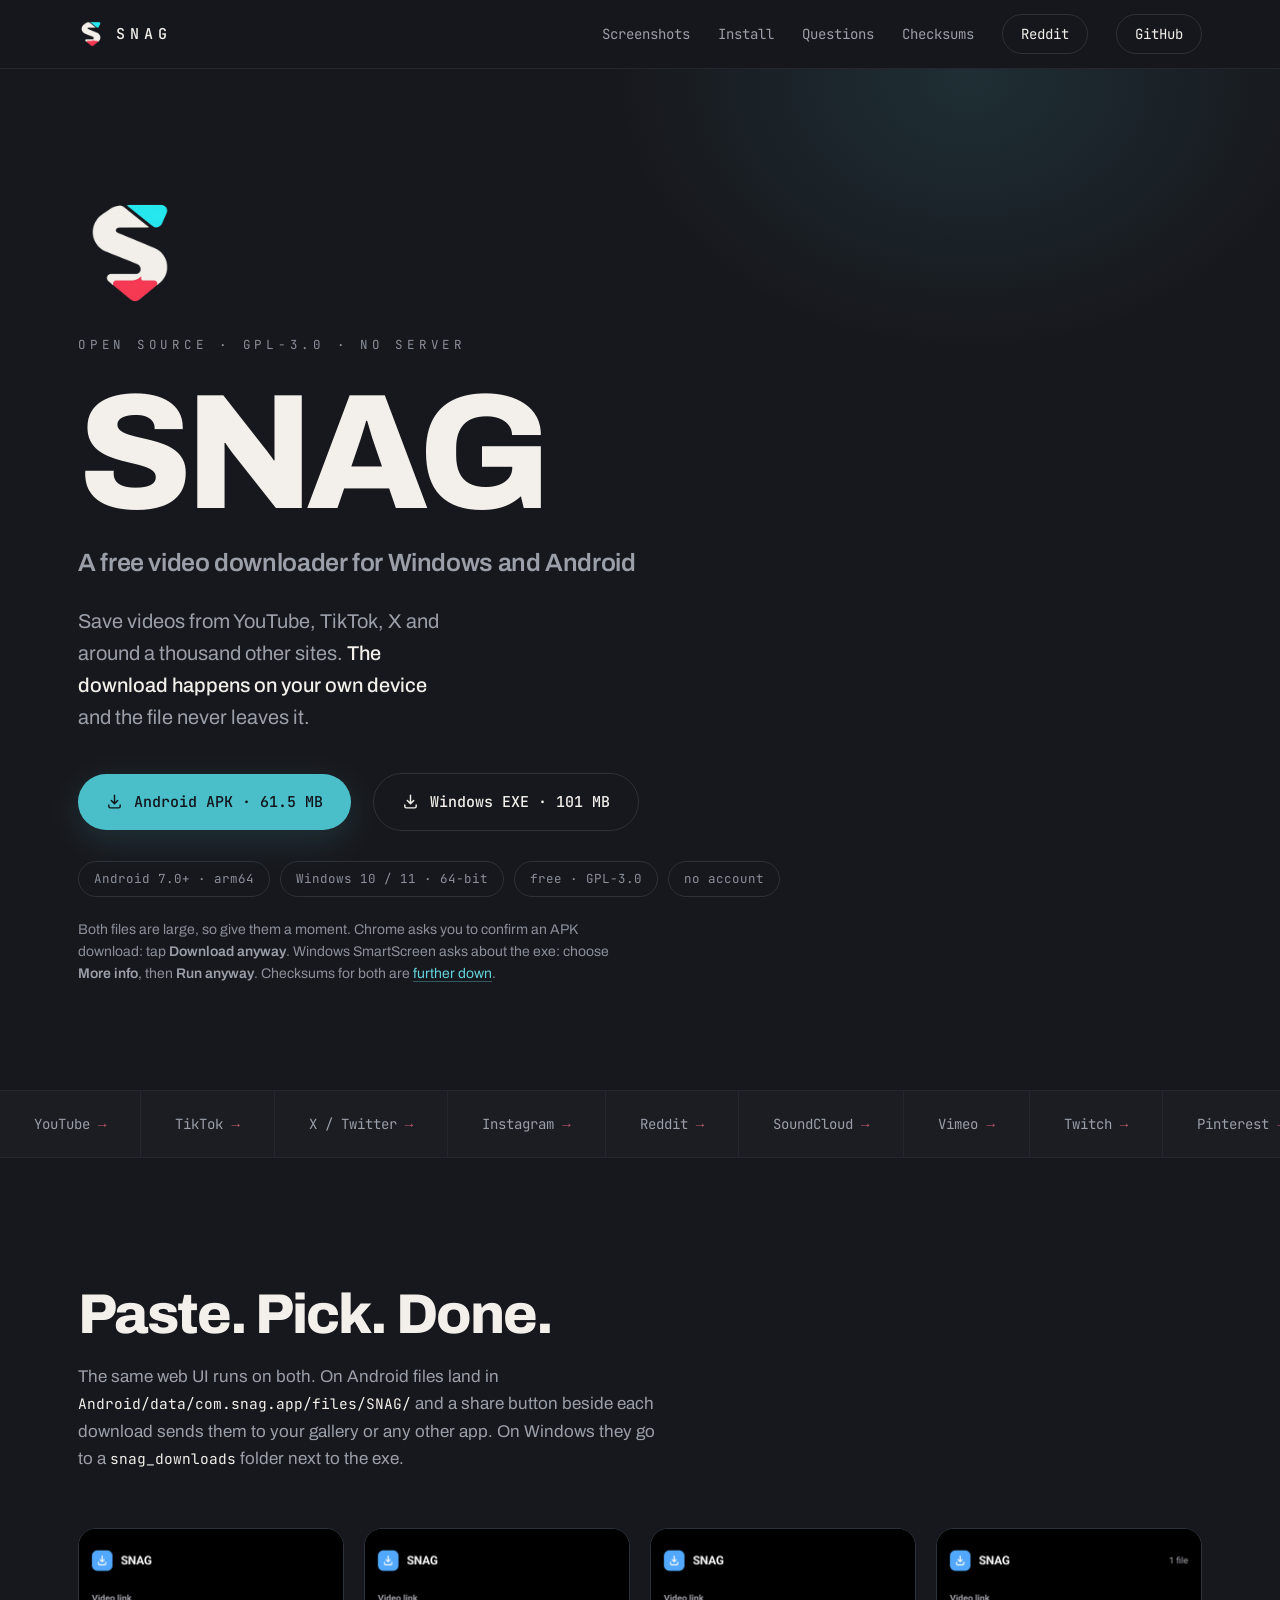
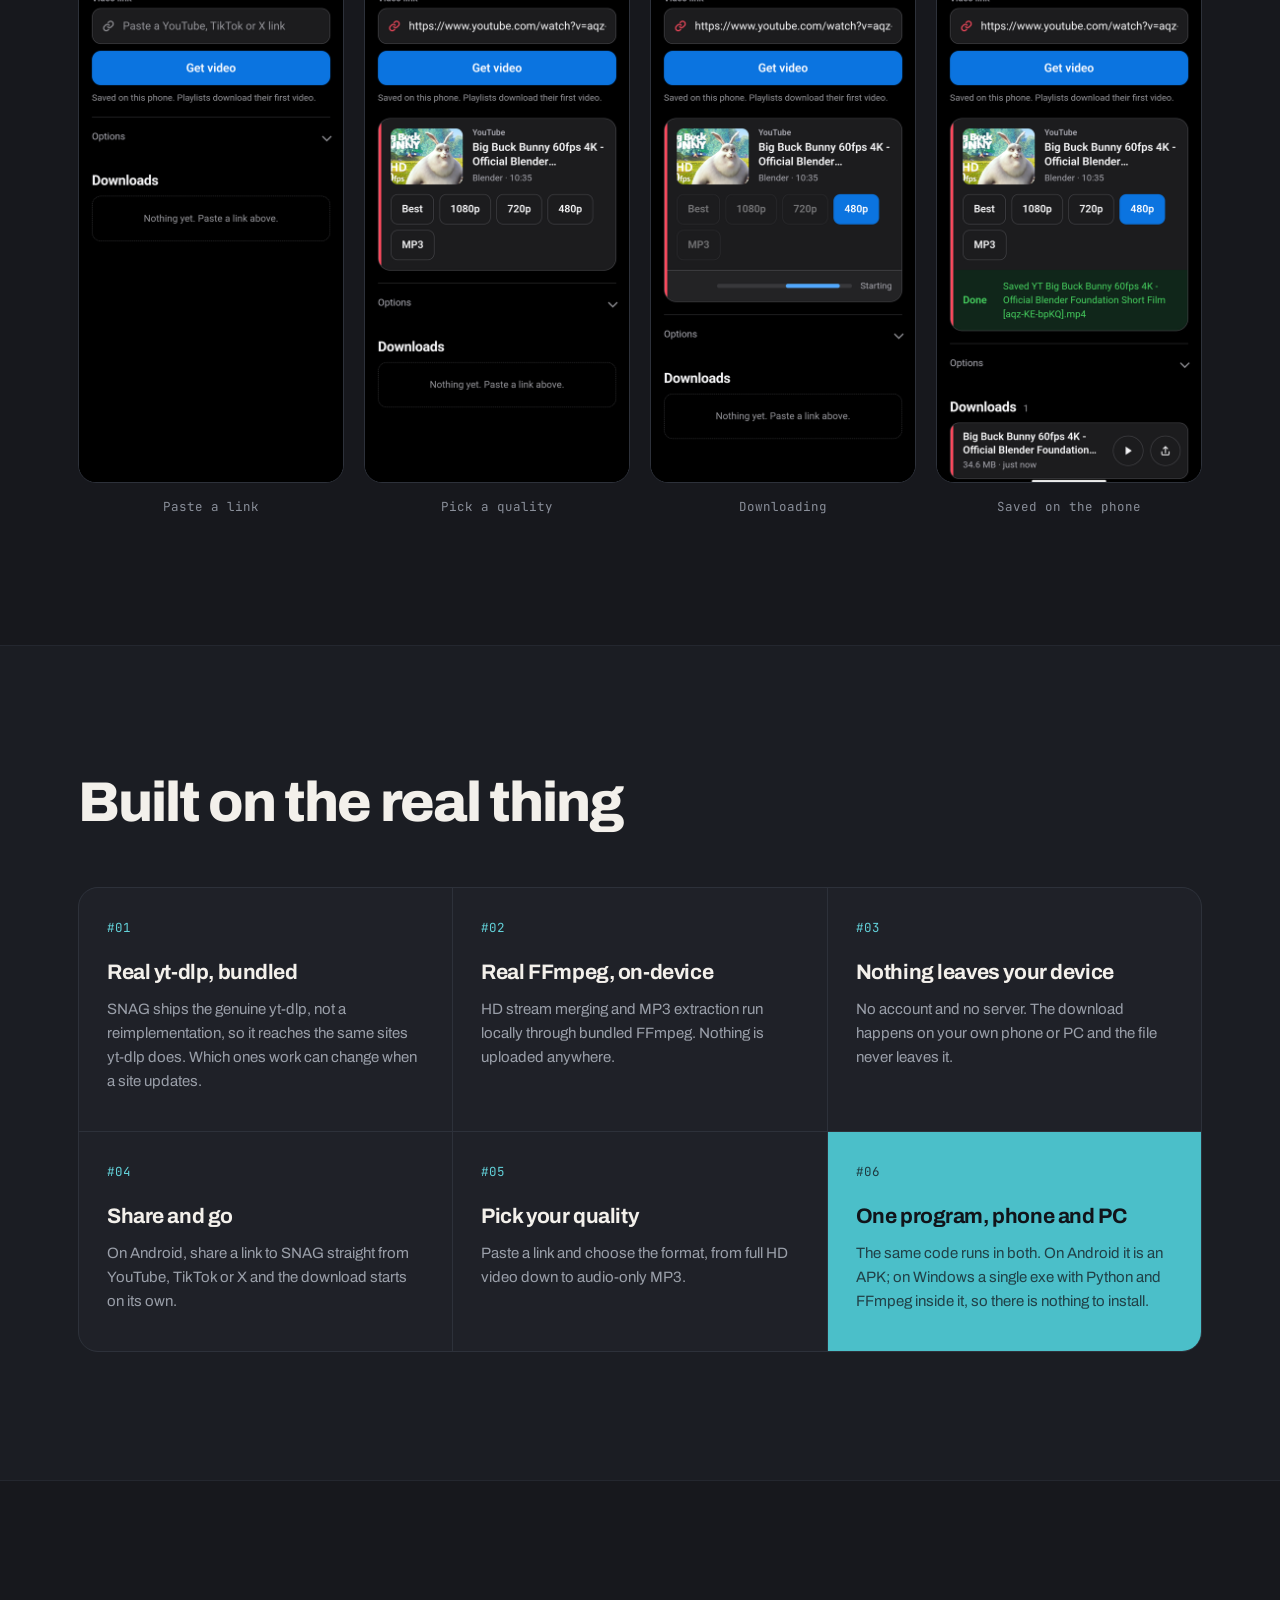
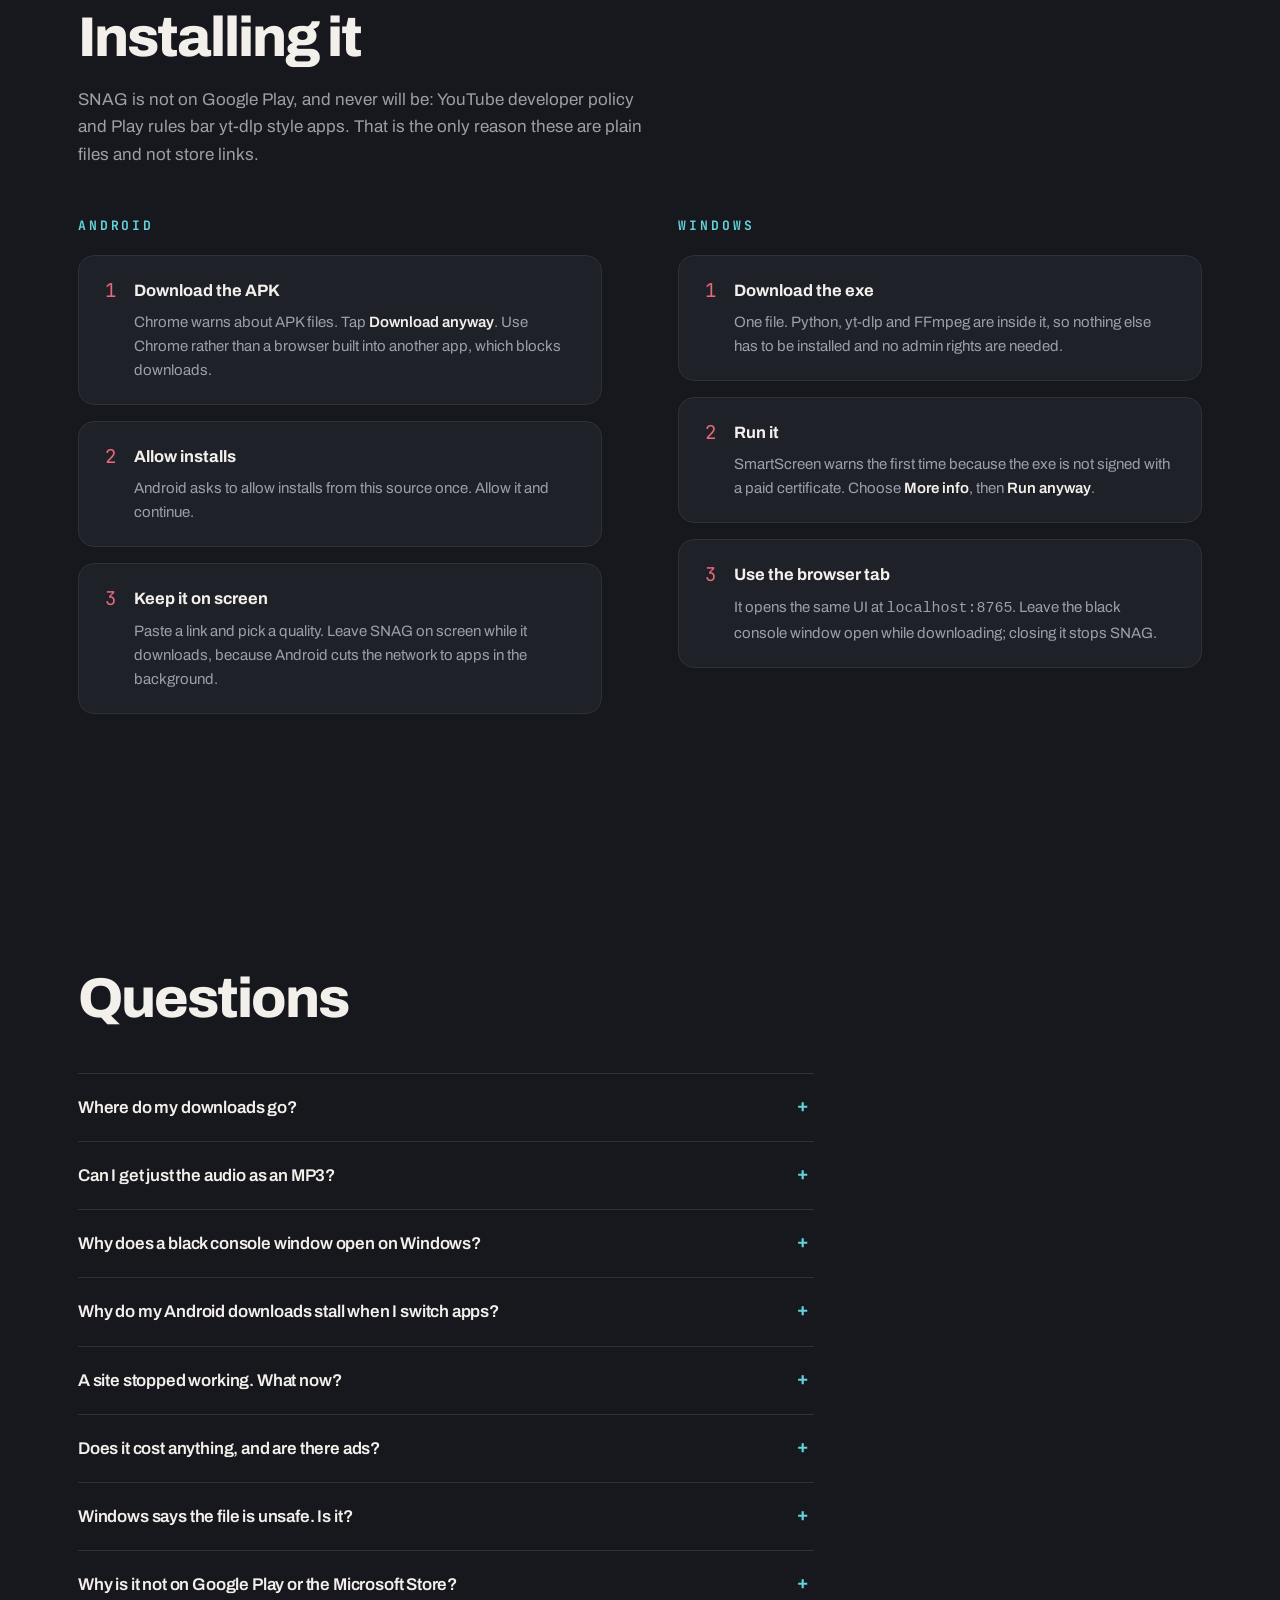
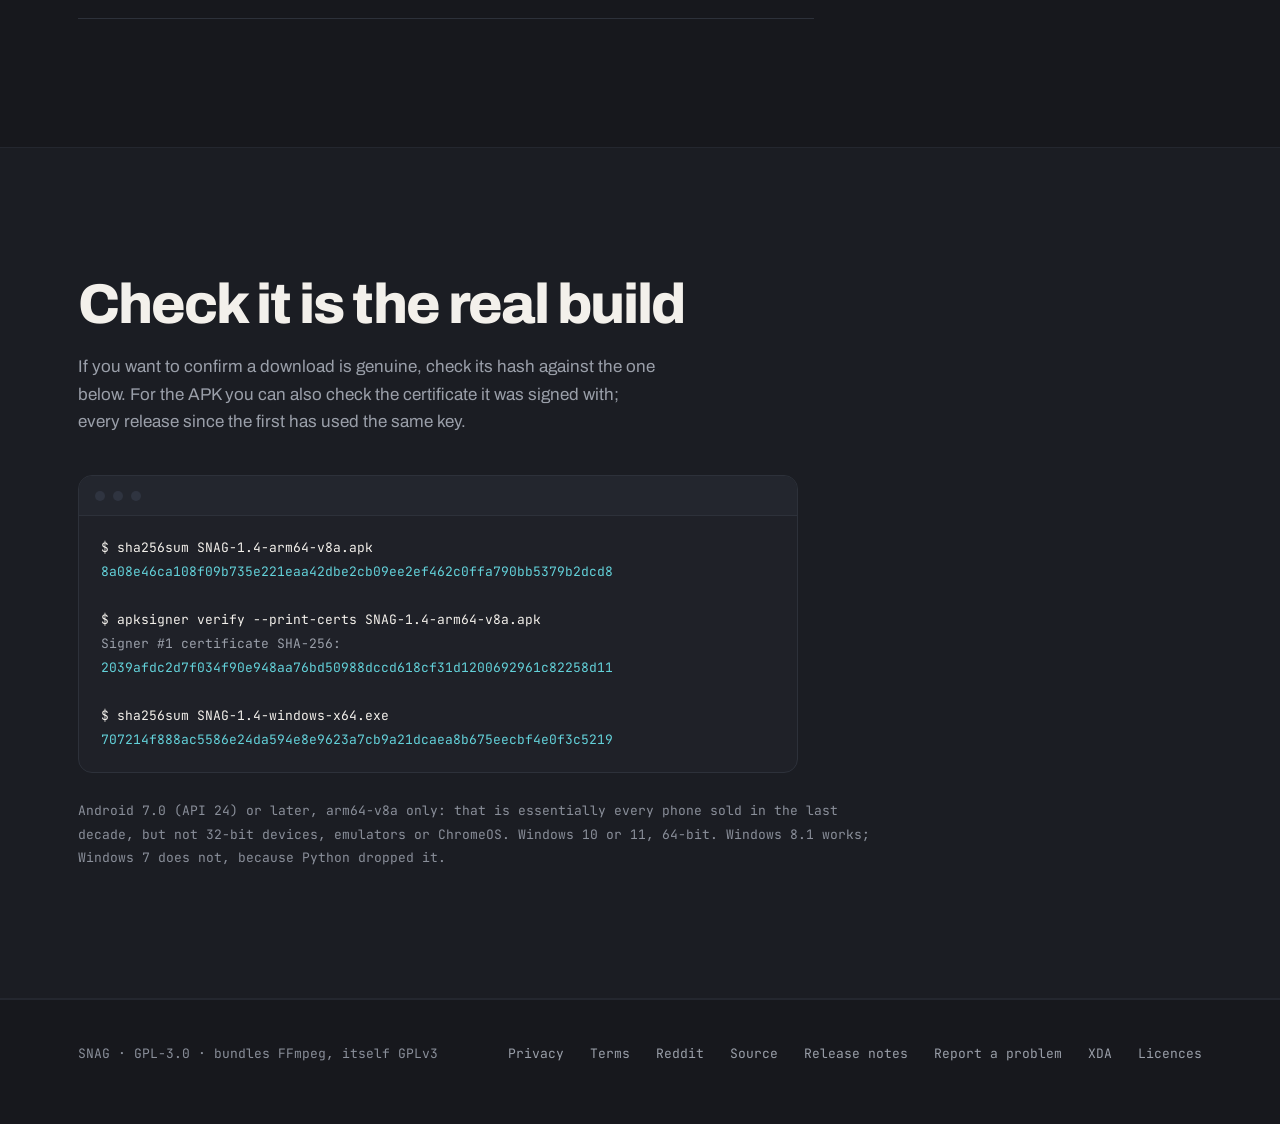
<file: docs/index.html>
<!doctype html>
<html lang="en"><head>
<meta charset="utf-8">
<meta name="viewport" content="width=device-width,initial-scale=1">
<title>SNAG - Free Video Downloader for Windows and Android</title>
<meta name="description" content="SNAG is a free, open-source video downloader for Windows and Android. Save videos from YouTube, TikTok, X and around a thousand other sites. yt-dlp and FFmpeg are bundled in, so downloads run on your own device and nothing is uploaded.">
<meta name="theme-color" content="#0a0b0a">
<meta property="og:title" content="SNAG">
<meta property="og:description" content="Save videos from YouTube, TikTok, X and about a thousand other sites, on your Android phone or your Windows PC.">
<meta property="og:type" content="website">
<meta property="og:url" content="https://snagapp.store/">
<meta property="og:image" content="https://snagapp.store/og.png">
<meta name="twitter:card" content="summary_large_image">
<link rel="icon" href="icon.png">
<link rel="apple-touch-icon" href="icon.png">
<link rel="stylesheet" href="style.css?v=3">
</head>

<body>

<nav><div class="wrap">
  <a class="brand" href="#top"><img src="logo.png" alt="" width="26" height="26">SNAG</a>
  <div class="links">
    <a class="show" href="#screenshots">Screenshots</a>
    <a class="show" href="#install">Install</a>
    <a class="show" href="#faq">Questions</a>
    <a class="show" href="#verify">Checksums</a>
    <a class="pill" href="https://www.reddit.com/r/SNAG_official/">Reddit</a>
    <a class="pill" href="https://github.com/tnjappsss/SNAG">GitHub</a>
  </div>
</div></nav>

<header class="hero" id="top"><div class="wrap">
  <img class="glyph" src="logo.png" alt="SNAG" width="512" height="512">
  <p class="eyebrow">Open source &middot; GPL-3.0 &middot; No server</p>
  <h1>SNAG <span class="h1sub">A free video downloader for Windows and Android</span></h1>
  <p class="lead">Save videos from YouTube, TikTok, X and around a thousand other
    sites. <b>The download happens on your own device</b> and the file never leaves it.</p>
  <div class="getrow">
    <a class="dl" href="https://github.com/tnjappsss/SNAG/releases/download/v1.4/SNAG-1.4-arm64-v8a.apk"><svg viewBox="0 0 24 24"><path d="M12 3v12m0 0 4.5-4.5M12 15l-4.5-4.5"/><path d="M4 17v2a2 2 0 0 0 2 2h12a2 2 0 0 0 2-2v-2"/></svg>
      Android APK &middot; 61.5 MB</a>
    <a class="dl alt" href="https://github.com/tnjappsss/SNAG/releases/download/v1.4/SNAG-1.4-windows-x64.exe"><svg viewBox="0 0 24 24"><path d="M12 3v12m0 0 4.5-4.5M12 15l-4.5-4.5"/><path d="M4 17v2a2 2 0 0 0 2 2h12a2 2 0 0 0 2-2v-2"/></svg>
      Windows EXE &middot; 101 MB</a>
  </div>
  <div class="chips">
    <span class="chip">Android 7.0+ &middot; arm64</span>
    <span class="chip">Windows 10 / 11 &middot; 64-bit</span>
    <span class="chip">free &middot; GPL-3.0</span>
    <span class="chip">no account</span>
  </div>
  <p class="hint">Both files are large, so give them a moment. Chrome asks you to
    confirm an APK download: tap <b>Download anyway</b>. Windows SmartScreen asks about the
    exe: choose <b>More info</b>, then <b>Run anyway</b>. Checksums for both are
    <a href="#verify">further down</a>.</p>
</div></header>

<main>
<div class="marquee"><div class="track">
  <div class="set">
    <span>YouTube <i>&rarr;</i></span><span>TikTok <i>&rarr;</i></span><span>X / Twitter <i>&rarr;</i></span>
    <span>Instagram <i>&rarr;</i></span><span>Reddit <i>&rarr;</i></span><span>SoundCloud <i>&rarr;</i></span>
    <span>Vimeo <i>&rarr;</i></span><span>Twitch <i>&rarr;</i></span><span>Pinterest <i>&rarr;</i></span>
    <span>Dailymotion <i>&rarr;</i></span><span>Bandcamp <i>&rarr;</i></span><span>about 1,000 more <i>&rarr;</i></span>
  </div>
  <div class="set" aria-hidden="true">
    <span>YouTube <i>&rarr;</i></span><span>TikTok <i>&rarr;</i></span><span>X / Twitter <i>&rarr;</i></span>
    <span>Instagram <i>&rarr;</i></span><span>Reddit <i>&rarr;</i></span><span>SoundCloud <i>&rarr;</i></span>
    <span>Vimeo <i>&rarr;</i></span><span>Twitch <i>&rarr;</i></span><span>Pinterest <i>&rarr;</i></span>
    <span>Dailymotion <i>&rarr;</i></span><span>Bandcamp <i>&rarr;</i></span><span>about 1,000 more <i>&rarr;</i></span>
  </div>
</div></div>

<section id="screenshots"><div class="wrap">
  <h2>Paste. Pick. Done.</h2>
  <p class="say">The same web UI runs on both. On Android files land in
    <code>Android/data/com.snag.app/files/SNAG/</code> and a share button beside each
    download sends them to your gallery or any other app. On Windows they go to a
    <code>snag_downloads</code> folder next to the exe.</p>
  <div class="shots">
    <figure><img src="screenshot-1-paste.png" alt="Pasting a link into SNAG" loading="lazy" width="540" height="1126"><figcaption>Paste a link</figcaption></figure>
    <figure><img src="screenshot-2-choose.png" alt="Choosing a quality" loading="lazy" width="540" height="1126"><figcaption>Pick a quality</figcaption></figure>
    <figure><img src="screenshot-3-downloading.png" alt="A download in progress" loading="lazy" width="540" height="1126"><figcaption>Downloading</figcaption></figure>
    <figure><img src="screenshot-4-saved.png" alt="A finished download" loading="lazy" width="540" height="1126"><figcaption>Saved on the phone</figcaption></figure>
</div>
</div></section>

<section class="alt"><div class="wrap">
  <h2>Built on the real thing</h2>
  <div class="fgrid">
    <div class="f"><p class="n">#01</p><h3>Real yt-dlp, bundled</h3>
      <p>SNAG ships the genuine yt-dlp, not a reimplementation, so it reaches the same sites yt-dlp does. Which ones work can change when a site updates.</p></div>
    <div class="f"><p class="n">#02</p><h3>Real FFmpeg, on-device</h3>
      <p>HD stream merging and MP3 extraction run locally through bundled FFmpeg. Nothing is uploaded anywhere.</p></div>
    <div class="f"><p class="n">#03</p><h3>Nothing leaves your device</h3>
      <p>No account and no server. The download happens on your own phone or PC and the file never leaves it.</p></div>
    <div class="f"><p class="n">#04</p><h3>Share and go</h3>
      <p>On Android, share a link to SNAG straight from YouTube, TikTok or X and the download starts on its own.</p></div>
    <div class="f"><p class="n">#05</p><h3>Pick your quality</h3>
      <p>Paste a link and choose the format, from full HD video down to audio-only MP3.</p></div>
    <div class="f hot"><p class="n">#06</p><h3>One program, phone and PC</h3>
      <p>The same code runs in both. On Android it is an APK; on Windows a single exe with Python and FFmpeg inside it, so there is nothing to install.</p></div>
  </div>
</div></section>

<section id="install"><div class="wrap">
  <h2>Installing it</h2>
  <p class="say">SNAG is not on Google Play, and never will be: YouTube developer policy
    and Play rules bar yt-dlp style apps. That is the only reason these are plain files
    and not store links.</p>
  <div class="split" style="margin-top:48px">
    <div>
      <h3 class="plat">Android</h3>
      <div class="steps">
        <div class="step"><span class="k">1</span><div><h3>Download the APK</h3>
          <p>Chrome warns about APK files. Tap <b>Download anyway</b>. Use Chrome rather than
            a browser built into another app, which blocks downloads.</p></div></div>
        <div class="step"><span class="k">2</span><div><h3>Allow installs</h3>
          <p>Android asks to allow installs from this source once. Allow it and continue.</p></div></div>
        <div class="step"><span class="k">3</span><div><h3>Keep it on screen</h3>
          <p>Paste a link and pick a quality. Leave SNAG on screen while it downloads, because
            Android cuts the network to apps in the background.</p></div></div>
      </div>
    </div>
    <div>
      <h3 class="plat">Windows</h3>
      <div class="steps">
        <div class="step"><span class="k">1</span><div><h3>Download the exe</h3>
          <p>One file. Python, yt-dlp and FFmpeg are inside it, so nothing else has to be
            installed and no admin rights are needed.</p></div></div>
        <div class="step"><span class="k">2</span><div><h3>Run it</h3>
          <p>SmartScreen warns the first time because the exe is not signed with a paid
            certificate. Choose <b>More info</b>, then <b>Run anyway</b>.</p></div></div>
        <div class="step"><span class="k">3</span><div><h3>Use the browser tab</h3>
          <p>It opens the same UI at <code>localhost:8765</code>. Leave the black console
            window open while downloading; closing it stops SNAG.</p></div></div>
      </div>
    </div>
  </div>
</div></section>

<section id="faq"><div class="wrap">
  <h2>Questions</h2>
  <div class="qa">
    <details><summary>Where do my downloads go?</summary>
      <p>On Windows, a <code>snag_downloads</code> folder next to the exe. On Android,
        <code>Android/data/com.snag.app/files/SNAG/</code>, which Android 11 and later hide from
        the Files app, so use the share button beside a finished download to send it to your
        gallery or any other app.</p></details>
    <details><summary>Can I get just the audio as an MP3?</summary>
      <p>Yes. Pick <b>MP3</b> instead of a resolution. Both downloads carry their own copy of
        FFmpeg, so this works without installing anything else.</p></details>
    <details><summary>Why does a black console window open on Windows?</summary>
      <p>That window is SNAG itself; the page in your browser is just its interface. Leave it
        open while a download runs. Closing it, or pressing Ctrl+C, stops the program.</p></details>
    <details><summary>Why do my Android downloads stall when I switch apps?</summary>
      <p>Android cuts network access to apps in the background, which surfaces as a DNS error
        from yt-dlp. Keep SNAG on screen until the download finishes. It holds the screen awake
        to help.</p></details>
    <details><summary>A site stopped working. What now?</summary>
      <p>Sites change how they deliver video and yt-dlp is bundled in, so it cannot update
        itself. When something breaks it gets fixed in a later release. Report it on
        <a href="https://github.com/tnjappsss/SNAG/issues">GitHub issues</a> or
        <a href="https://www.reddit.com/r/SNAG_official/">r/SNAG_official</a> and check you are
        on the newest version first.</p></details>
    <details><summary>Does it cost anything, and are there ads?</summary>
      <p>It is free and open source under GPL-3.0, with no account and no subscription. The
        Android app shows one small banner ad. The Windows build has no ads at all.</p></details>
    <details><summary>Windows says the file is unsafe. Is it?</summary>
      <p>SmartScreen warns about any program not signed with a paid certificate, and some
        antivirus engines flag the kind of bundle the exe is built with. Compare the SHA-256
        against <a href="#verify">the one published here</a>: if it matches, you have the file
        that was built from this source.</p></details>
    <details><summary>Why is it not on Google Play or the Microsoft Store?</summary>
      <p>YouTube's developer policy forbids apps that download videos for offline playback, and
        Play separately bars apps that induce copyright infringement. Every yt-dlp based app is
        distributed outside the stores for the same reason.</p></details>
  </div>
</div></section>

<section class="alt" id="verify"><div class="wrap">
  <h2>Check it is the real build</h2>
  <p class="say">If you want to confirm a download is genuine, check its hash against
    the one below. For the APK you can also check the certificate it was signed with; every
    release since the first has used the same key.</p>
  <div class="term">
    <div class="bar"><i></i><i></i><i></i></div>
<pre><b>$ sha256sum SNAG-1.4-arm64-v8a.apk</b>
<u>8a08e46ca108f09b735e221eaa42dbe2cb09ee2ef462c0ffa790bb5379b2dcd8</u>

<b>$ apksigner verify --print-certs SNAG-1.4-arm64-v8a.apk</b>
Signer #1 certificate SHA-256:
<u>2039afdc2d7f034f90e948aa76bd50988dccd618cf31d1200692961c82258d11</u>

<b>$ sha256sum SNAG-1.4-windows-x64.exe</b>
<u>707214f888ac5586e24da594e8e9623a7cb9a21dcaea8b675eecbf4e0f3c5219</u></pre>
  </div>
  <p class="fine">Android 7.0 (API 24) or later, arm64-v8a only: that is essentially every
    phone sold in the last decade, but not 32-bit devices, emulators or ChromeOS.
    Windows 10 or 11, 64-bit. Windows 8.1 works; Windows 7 does not, because Python
    dropped it.</p>
</div></section>

</main>

<footer><div class="wrap">
  <span>SNAG &middot; GPL-3.0 &middot; bundles FFmpeg, itself GPLv3</span>
  <nav>
    <a href="privacy.html">Privacy</a>
    <a href="terms.html">Terms</a>
    <a href="https://www.reddit.com/r/SNAG_official/">Reddit</a>
    <a href="https://github.com/tnjappsss/SNAG">Source</a>
    <a href="https://github.com/tnjappsss/SNAG/releases">Release notes</a>
    <a href="https://github.com/tnjappsss/SNAG/issues">Report a problem</a>
    <a href="https://xdaforums.com/t/app-7-0-open-source-snag-yt-dlp-and-ffmpeg-in-an-apk-downloads-run-on-your-phone.4803158/">XDA</a>
    <a href="https://github.com/tnjappsss/SNAG/blob/main/docs/THIRD_PARTY.md">Licences</a>
  </nav>
</div></footer>

</body></html>
</file>
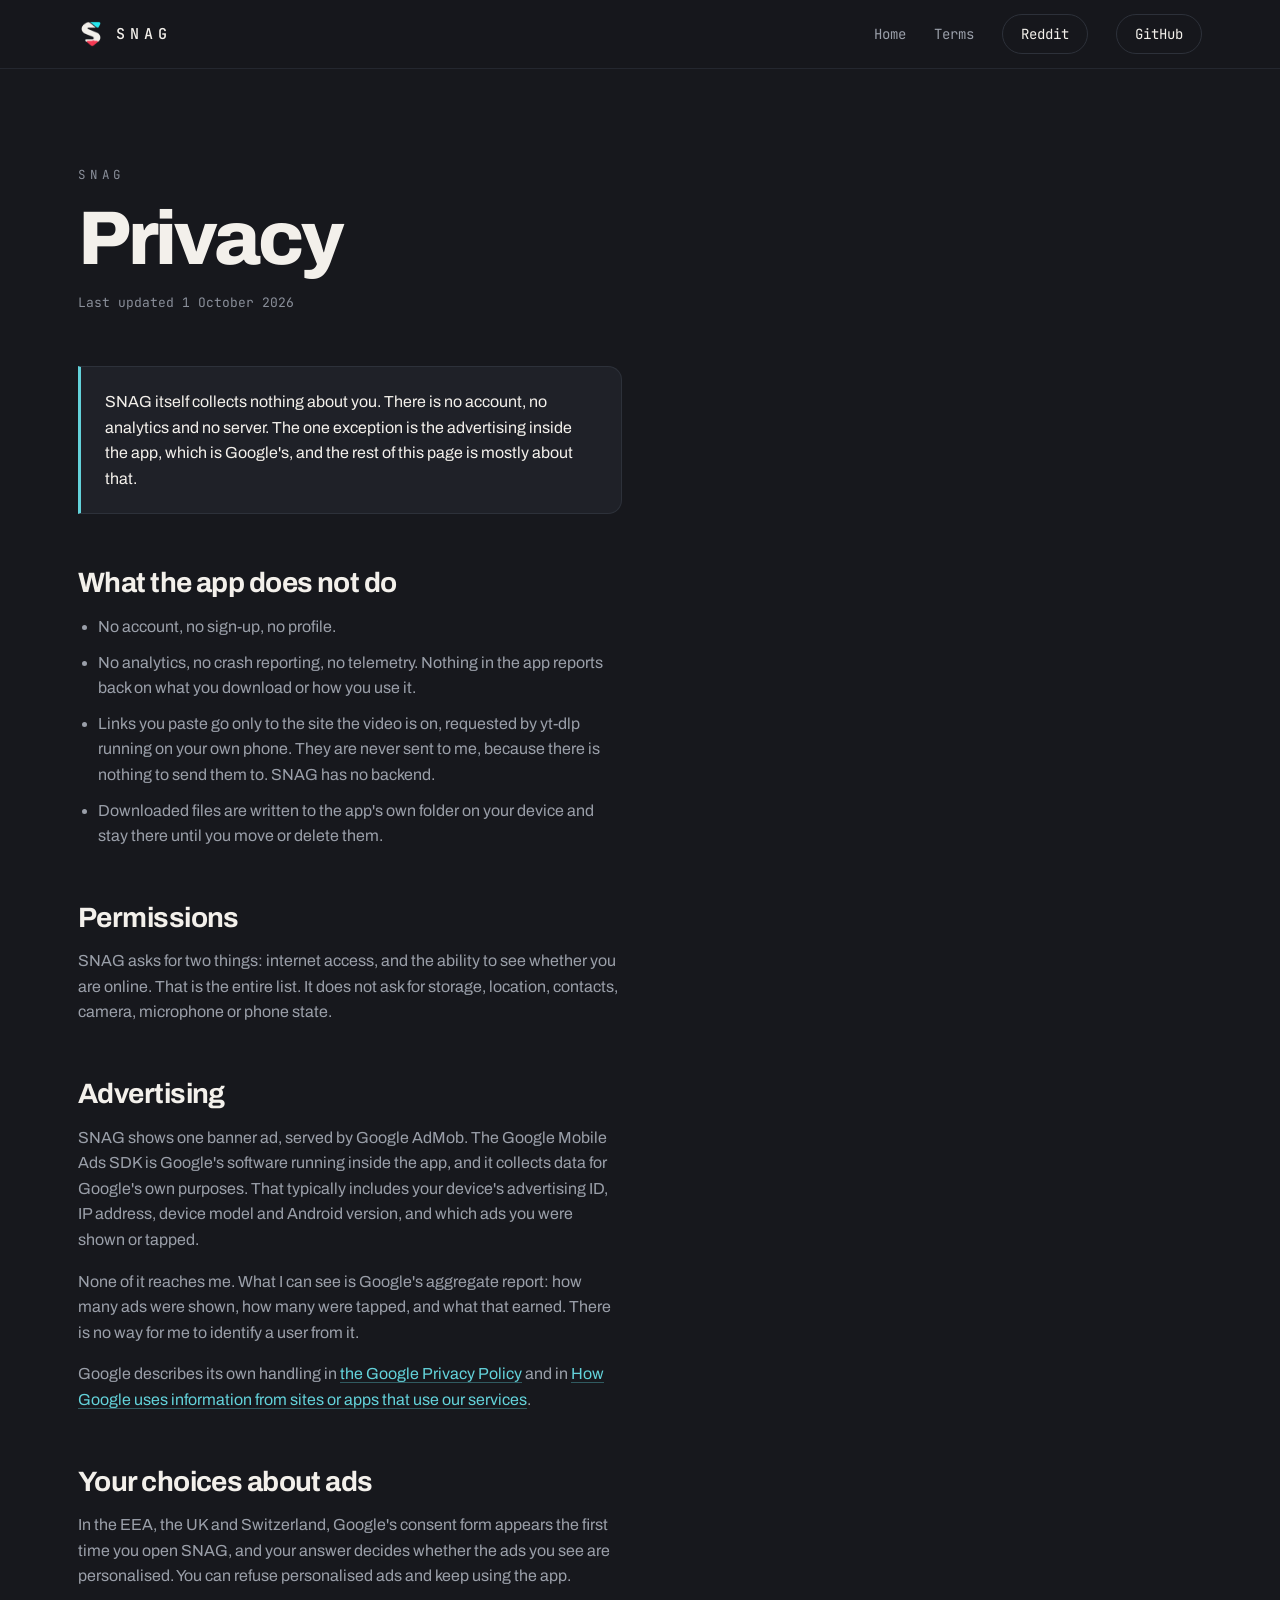
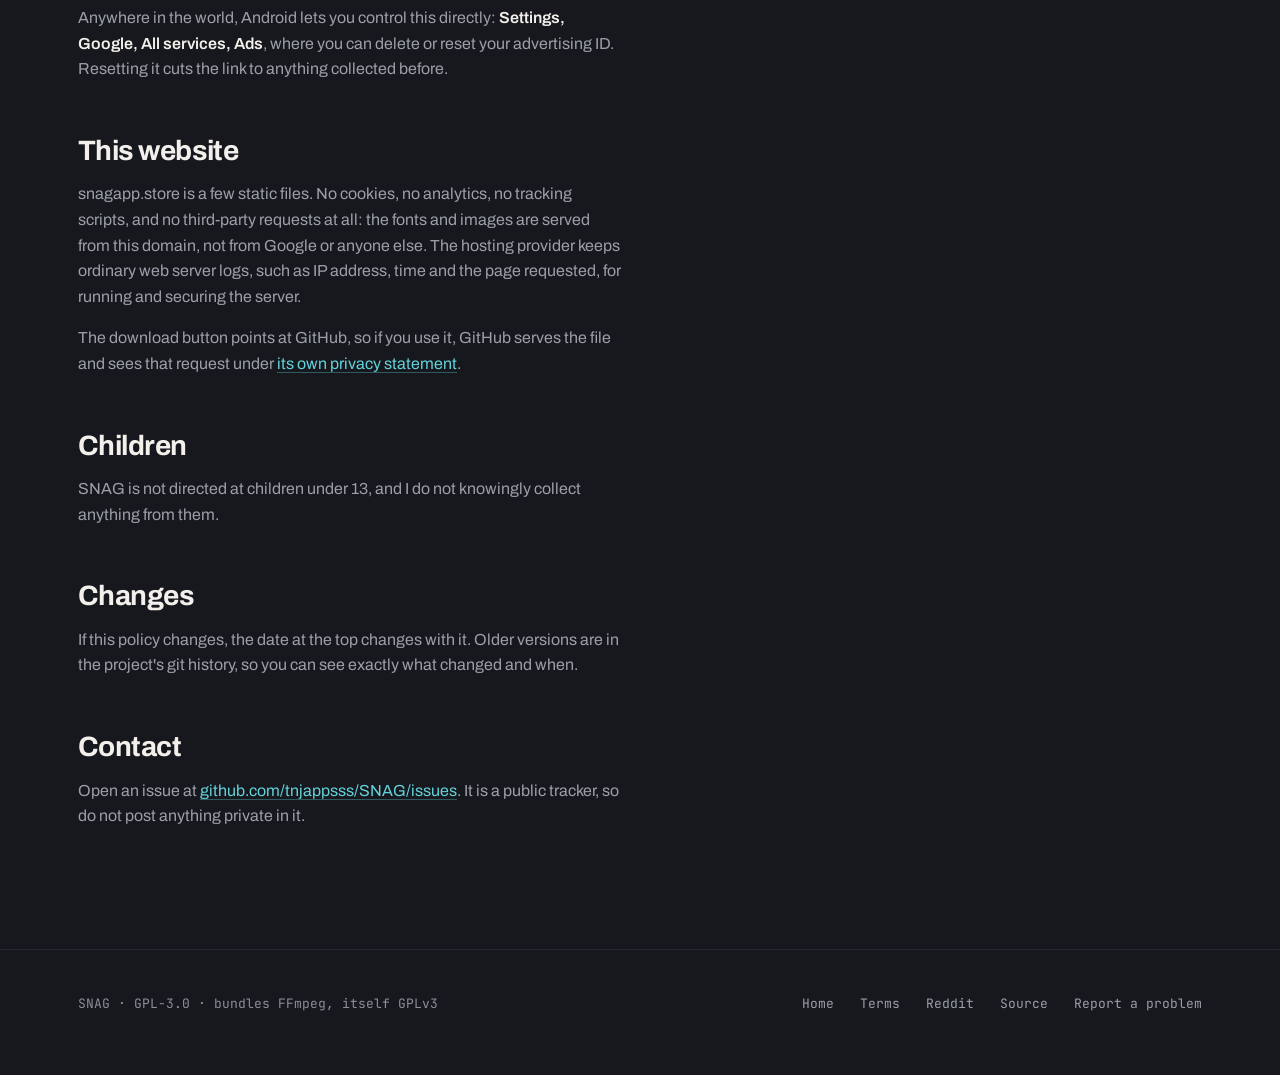
<file: docs/privacy.html>
<!doctype html>
<html lang="en"><head>
<meta charset="utf-8">
<meta name="viewport" content="width=device-width,initial-scale=1">
<title>Privacy - SNAG</title>
<meta name="description" content="What SNAG collects, what the Google ad SDK collects, and what you can do about it.">
<meta name="theme-color" content="#0a0b0a">
<link rel="icon" href="icon.png">
<link rel="apple-touch-icon" href="icon.png">
<link rel="stylesheet" href="style.css?v=3">
</head>
<body>

<nav><div class="wrap">
  <a class="brand" href="index.html"><img src="logo.png" alt="" width="26" height="26">SNAG</a>
  <div class="links">
    <a class="show" href="index.html">Home</a>
    <a class="show" href="terms.html">Terms</a>
    <a class="pill" href="https://www.reddit.com/r/SNAG_official/">Reddit</a>
    <a class="pill" href="https://github.com/tnjappsss/SNAG">GitHub</a>
  </div>
</div></nav>

<main class="doc"><div class="wrap">
  <p class="eyebrow">SNAG</p>
  <h1>Privacy</h1>
  <p class="stamp">Last updated 1 October 2026</p>

  <article class="prose">
    <div class="note"><p>SNAG itself collects nothing about you. There is no account, no
      analytics and no server. The one exception is the advertising inside the app, which
      is Google's, and the rest of this page is mostly about that.</p></div>

    <h2>What the app does not do</h2>
    <ul>
      <li>No account, no sign-up, no profile.</li>
      <li>No analytics, no crash reporting, no telemetry. Nothing in the app reports back
        on what you download or how you use it.</li>
      <li>Links you paste go only to the site the video is on, requested by yt-dlp running
        on your own phone. They are never sent to me, because there is nothing to send them
        to. SNAG has no backend.</li>
      <li>Downloaded files are written to the app's own folder on your device and stay
        there until you move or delete them.</li>
    </ul>

    <h2>Permissions</h2>
    <p>SNAG asks for two things: internet access, and the ability to see whether you are
      online. That is the entire list. It does not ask for storage, location, contacts,
      camera, microphone or phone state.</p>

    <h2>Advertising</h2>
    <p>SNAG shows one banner ad, served by Google AdMob. The Google Mobile Ads SDK is
      Google's software running inside the app, and it collects data for Google's own
      purposes. That typically includes your device's advertising ID, IP address, device
      model and Android version, and which ads you were shown or tapped.</p>
    <p>None of it reaches me. What I can see is Google's aggregate report: how many ads
      were shown, how many were tapped, and what that earned. There is no way for me to
      identify a user from it.</p>
    <p>Google describes its own handling in
      <a href="https://policies.google.com/privacy">the Google Privacy Policy</a> and in
      <a href="https://policies.google.com/technologies/partner-sites">How Google uses
      information from sites or apps that use our services</a>.</p>

    <h2>Your choices about ads</h2>
    <p>In the EEA, the UK and Switzerland, Google's consent form appears the first time you
      open SNAG, and your answer decides whether the ads you see are personalised. You can
      refuse personalised ads and keep using the app.</p>
    <p>Anywhere in the world, Android lets you control this directly: <b>Settings, Google,
      All services, Ads</b>, where you can delete or reset your advertising ID. Resetting it
      cuts the link to anything collected before.</p>

    <h2>This website</h2>
    <p>snagapp.store is a few static files. No cookies, no analytics, no tracking scripts,
      and no third-party requests at all: the fonts and images are served from this domain,
      not from Google or anyone else. The hosting provider keeps ordinary web server logs,
      such as IP address, time and the page requested, for running and securing the server.</p>
    <p>The download button points at GitHub, so if you use it, GitHub serves the file and
      sees that request under
      <a href="https://docs.github.com/site-policy/privacy-policies/github-general-privacy-statement">its
      own privacy statement</a>.</p>

    <h2>Children</h2>
    <p>SNAG is not directed at children under 13, and I do not knowingly collect anything
      from them.</p>

    <h2>Changes</h2>
    <p>If this policy changes, the date at the top changes with it. Older versions are in
      the project's git history, so you can see exactly what changed and when.</p>

    <h2>Contact</h2>
    <p>Open an issue at
      <a href="https://github.com/tnjappsss/SNAG/issues">github.com/tnjappsss/SNAG/issues</a>.
      It is a public tracker, so do not post anything private in it.</p>
  </article>
</div></main>

<footer><div class="wrap">
  <span>SNAG &middot; GPL-3.0 &middot; bundles FFmpeg, itself GPLv3</span>
  <nav>
    <a href="index.html">Home</a>
    <a href="terms.html">Terms</a>
    <a href="https://www.reddit.com/r/SNAG_official/">Reddit</a>
    <a href="https://github.com/tnjappsss/SNAG">Source</a>
    <a href="https://github.com/tnjappsss/SNAG/issues">Report a problem</a>
  </nav>
</div></footer>

</body></html>
</file>
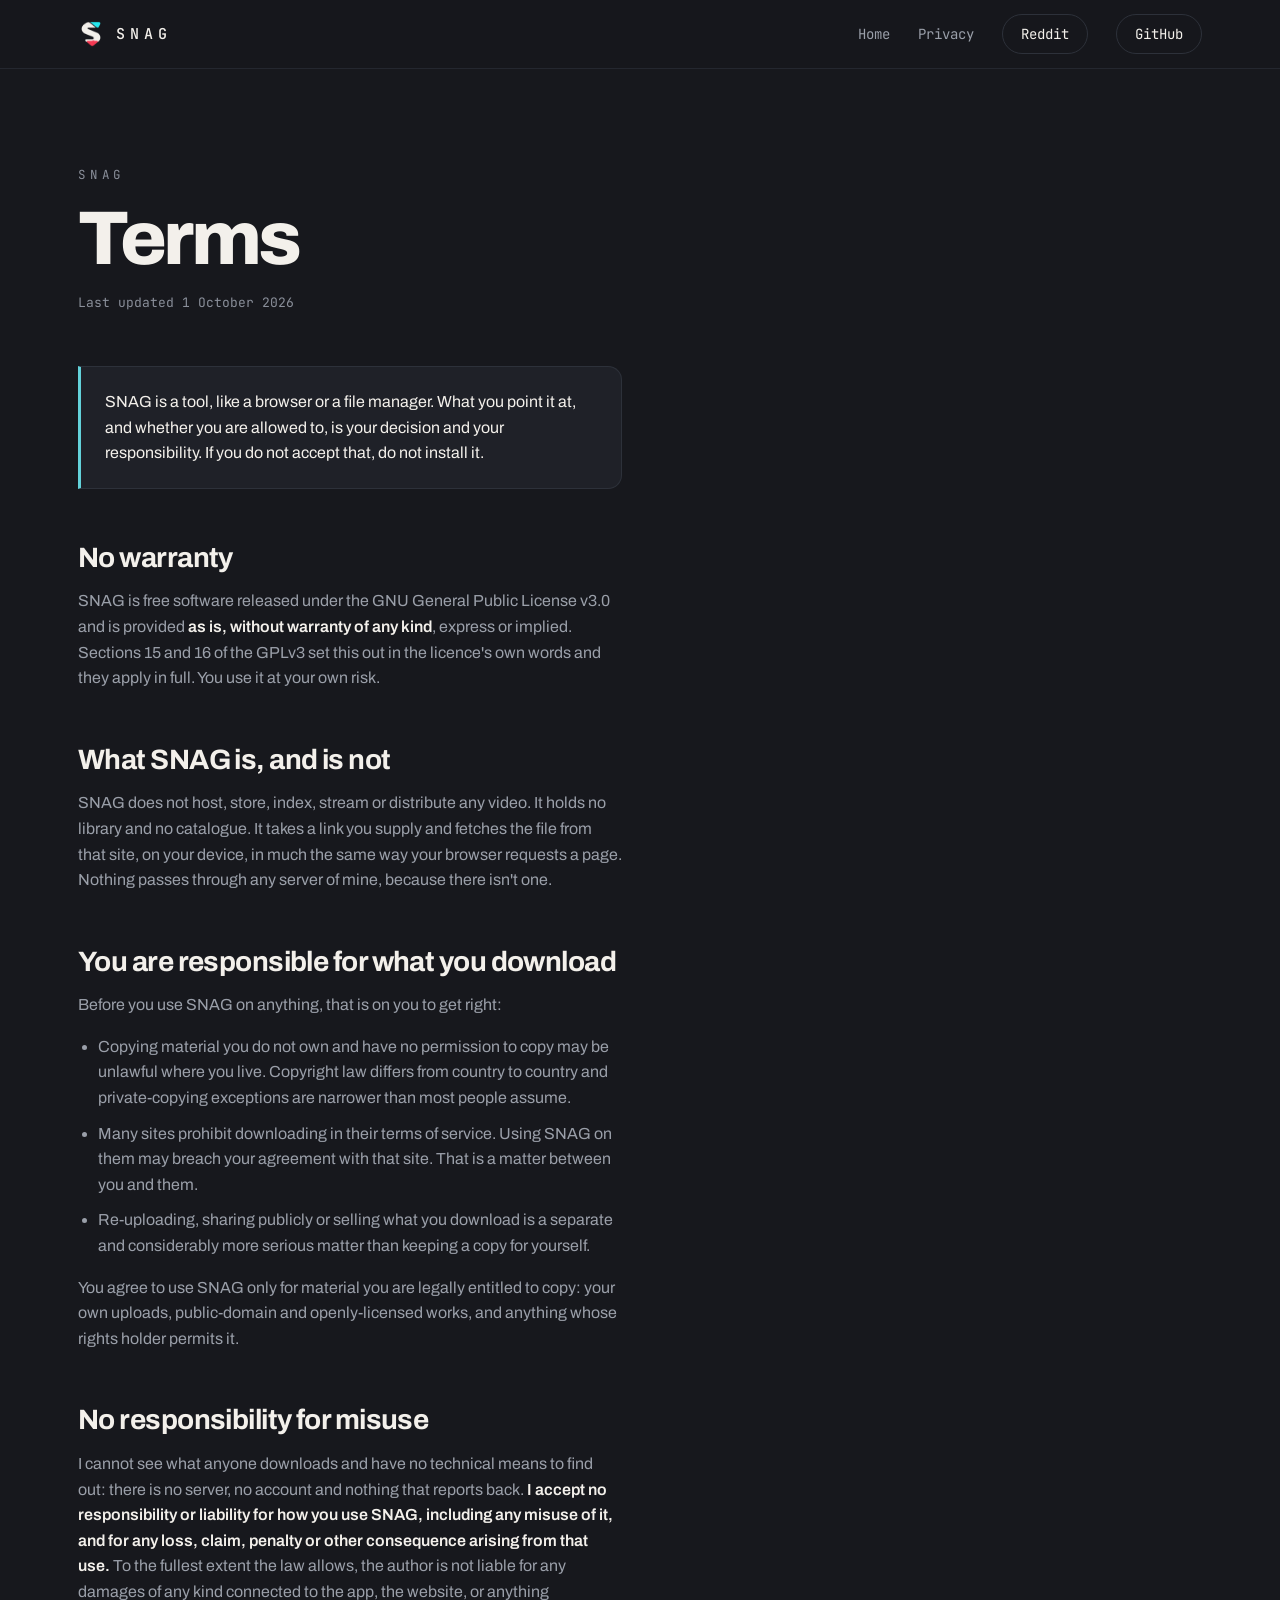
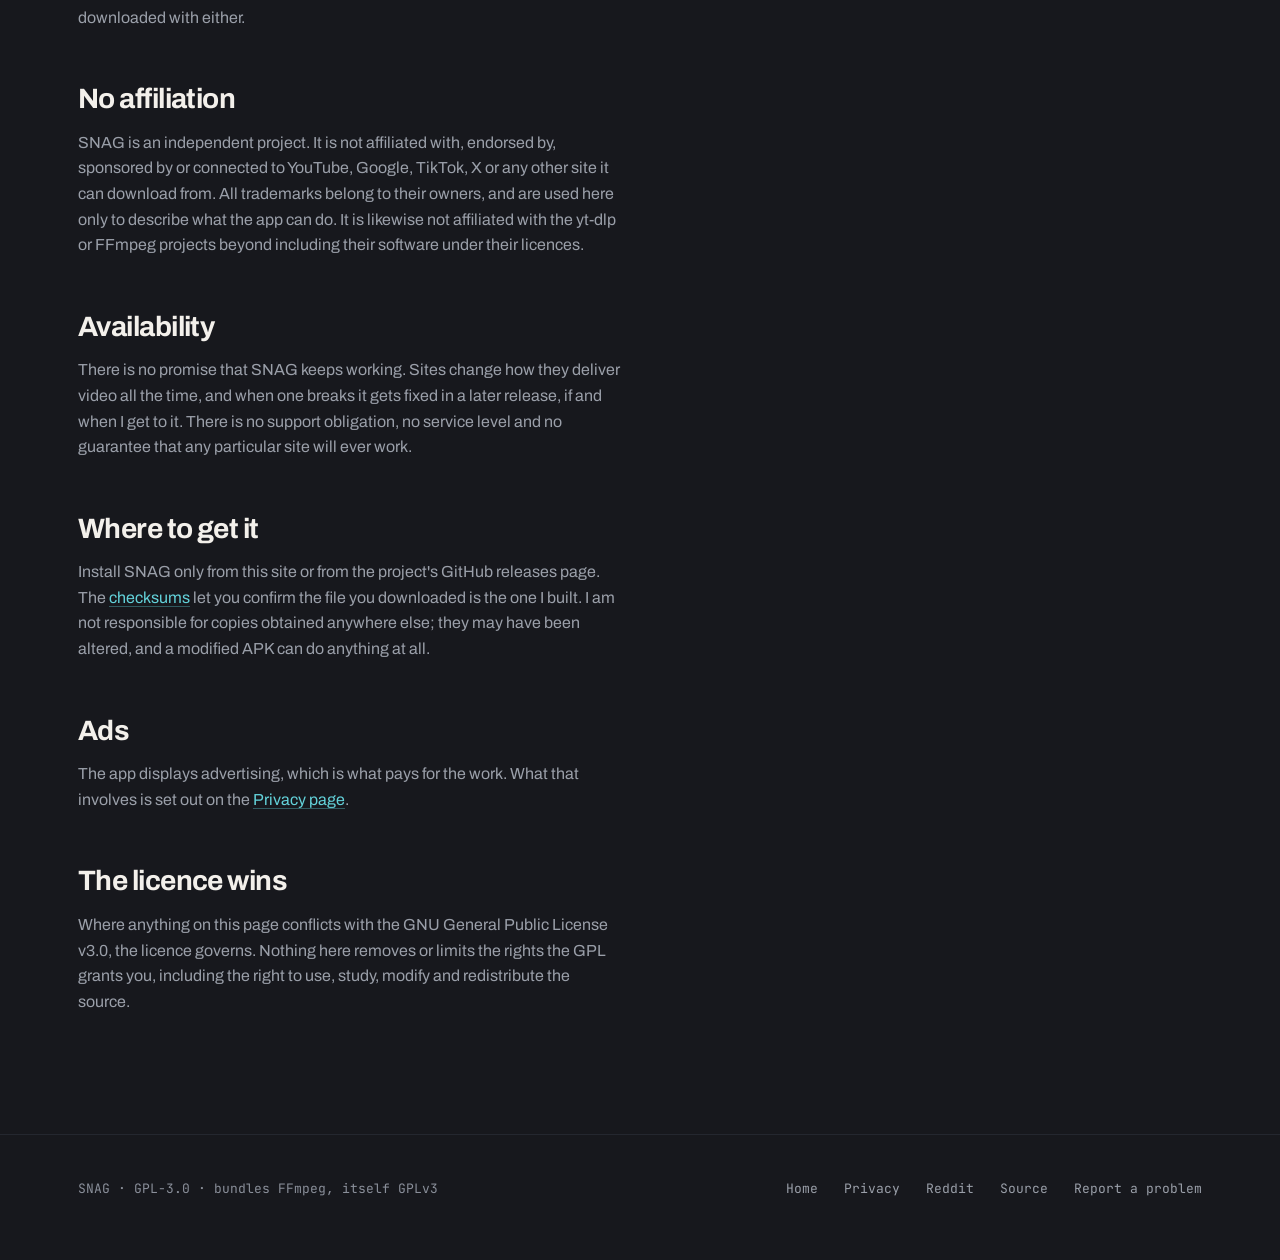
<file: docs/terms.html>
<!doctype html>
<html lang="en"><head>
<meta charset="utf-8">
<meta name="viewport" content="width=device-width,initial-scale=1">
<title>Terms - SNAG</title>
<meta name="description" content="SNAG is a tool. What you download with it, and whether you are allowed to, is your responsibility.">
<meta name="theme-color" content="#0a0b0a">
<link rel="icon" href="icon.png">
<link rel="apple-touch-icon" href="icon.png">
<link rel="stylesheet" href="style.css?v=5">
</head>
<body>

<nav><div class="wrap">
  <a class="brand" href="index.html"><img src="logo.png" alt="" width="26" height="26">SNAG</a>
  <div class="links">
    <a class="show" href="index.html">Home</a>
    <a class="show" href="privacy.html">Privacy</a>
    <a class="pill" href="https://www.reddit.com/r/SNAG_official/">Reddit</a>
    <a class="pill" href="https://github.com/tnjappsss/SNAG">GitHub</a>
  </div>
</div></nav>

<main class="doc"><div class="wrap">
  <p class="eyebrow">SNAG</p>
  <h1>Terms</h1>
  <p class="stamp">Last updated 1 October 2026</p>

  <article class="prose">
    <div class="note"><p>SNAG is a tool, like a browser or a file manager. What you point
      it at, and whether you are allowed to, is your decision and your responsibility.
      If you do not accept that, do not install it.</p></div>

    <h2>No warranty</h2>
    <p>SNAG is free software released under the GNU General Public License v3.0 and is
      provided <b>as is, without warranty of any kind</b>, express or implied. Sections 15
      and 16 of the GPLv3 set this out in the licence's own words and they apply in full.
      You use it at your own risk.</p>

    <h2>What SNAG is, and is not</h2>
    <p>SNAG does not host, store, index, stream or distribute any video. It holds no
      library and no catalogue. It takes a link you supply and fetches the file from that
      site, on your device, in much the same way your browser requests a page. Nothing
      passes through any server of mine, because there isn't one.</p>

    <h2>You are responsible for what you download</h2>
    <p>Before you use SNAG on anything, that is on you to get right:</p>
    <ul>
      <li>Copying material you do not own and have no permission to copy may be unlawful
        where you live. Copyright law differs from country to country and private-copying
        exceptions are narrower than most people assume.</li>
      <li>Many sites prohibit downloading in their terms of service. Using SNAG on them may
        breach your agreement with that site. That is a matter between you and them.</li>
      <li>Re-uploading, sharing publicly or selling what you download is a separate and
        considerably more serious matter than keeping a copy for yourself.</li>
    </ul>
    <p>You agree to use SNAG only for material you are legally entitled to copy: your own
      uploads, public-domain and openly-licensed works, and anything whose rights holder
      permits it.</p>

    <h2>No responsibility for misuse</h2>
    <p>I cannot see what anyone downloads and have no technical means to find out: there is
      no server, no account and nothing that reports back. <b>I accept no responsibility or
      liability for how you use SNAG, including any misuse of it, and for any loss, claim,
      penalty or other consequence arising from that use.</b> To the fullest extent the law
      allows, the author is not liable for any damages of any kind connected to the app,
      the website, or anything downloaded with either.</p>

    <h2>No affiliation</h2>
    <p>SNAG is an independent project. It is not affiliated with, endorsed by, sponsored by
      or connected to YouTube, Google, TikTok, X or any other site it can download from.
      All trademarks belong to their owners, and are used here only to describe what the
      app can do. It is likewise not affiliated with the yt-dlp or FFmpeg projects beyond
      including their software under their licences.</p>

    <h2>Availability</h2>
    <p>There is no promise that SNAG keeps working. Sites change how they deliver video all
      the time, and when one breaks it gets fixed in a later release, if and when I get to
      it. There is no support obligation, no service level and no guarantee that any
      particular site will ever work.</p>

    <h2>Where to get it</h2>
    <p>Install SNAG only from this site or from the project's GitHub releases page. The
      <a href="index.html#verify">checksums</a> let you confirm the file you downloaded is
      the one I built. I am not responsible for copies obtained anywhere else; they may
      have been altered, and a modified APK can do anything at all.</p>

    <h2>Ads</h2>
    <p>The app displays advertising, which is what pays for the work. What that involves is
      set out on the <a href="privacy.html">Privacy page</a>.</p>

    <h2>The licence wins</h2>
    <p>Where anything on this page conflicts with the GNU General Public License v3.0, the
      licence governs. Nothing here removes or limits the rights the GPL grants you,
      including the right to use, study, modify and redistribute the source.</p>
  </article>
</div></main>

<footer><div class="wrap">
  <span>SNAG &middot; GPL-3.0 &middot; bundles FFmpeg, itself GPLv3</span>
  <nav>
    <a href="index.html">Home</a>
    <a href="privacy.html">Privacy</a>
    <a href="https://www.reddit.com/r/SNAG_official/">Reddit</a>
    <a href="https://github.com/tnjappsss/SNAG">Source</a>
    <a href="https://github.com/tnjappsss/SNAG/issues">Report a problem</a>
  </nav>
</div></footer>

</body></html>
</file>
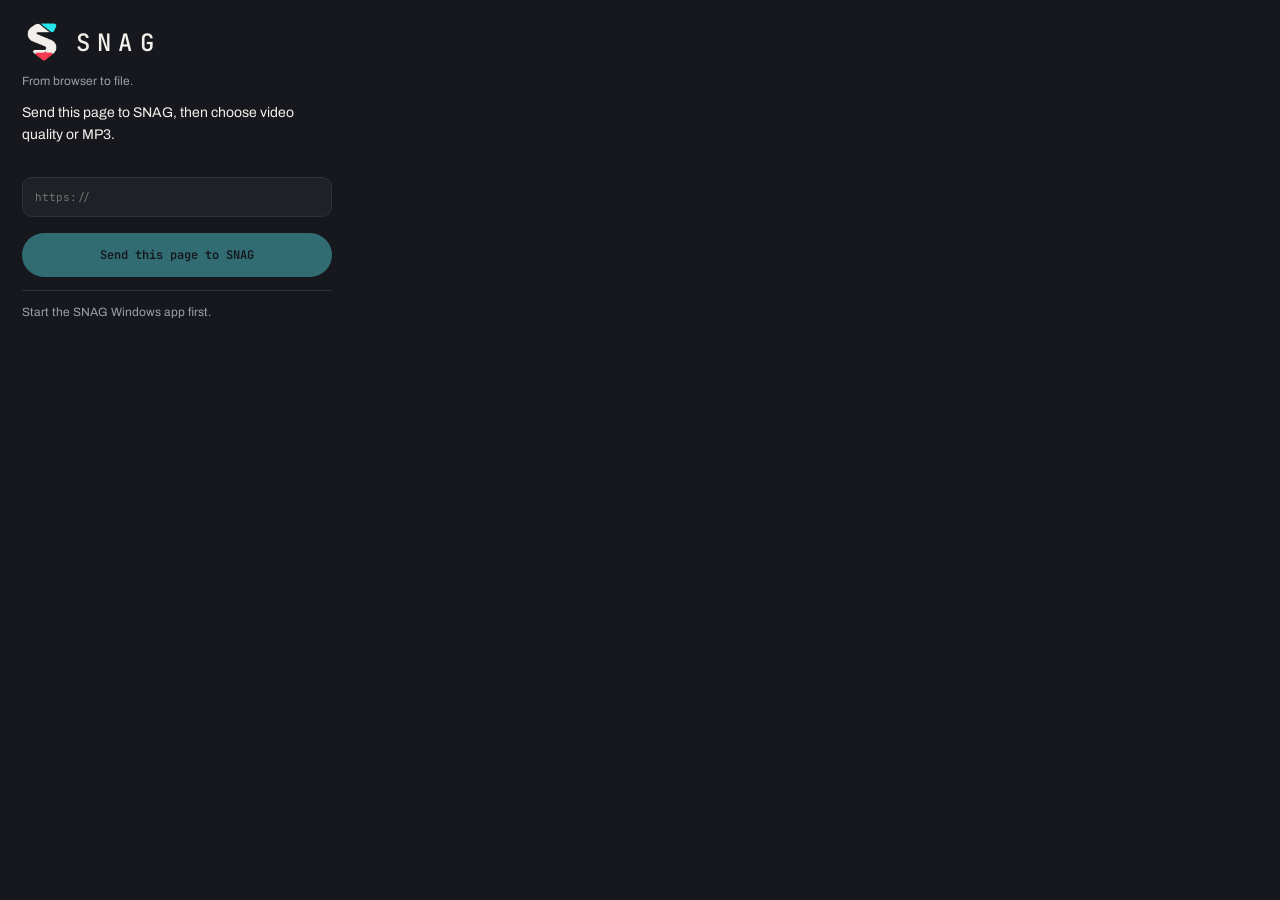
<file: extension/popup.html>
<!doctype html>
<html lang="en"><head><meta charset="utf-8"><meta name="viewport" content="width=device-width, initial-scale=1"><title>Send to SNAG</title><link rel="stylesheet" href="popup.css"></head>
<body><header><div class="brand"><img src="logo.png" alt="" width="40" height="40"><strong>SNAG</strong></div><span>From browser to file.</span></header>
<p>Send this page to SNAG, then choose video quality or MP3.</p>
<label class="sr-only" for="page">Link to send</label>
<input id="page" class="page" type="url" spellcheck="false" autocomplete="off" placeholder="https://">
<button id="send">Send this page to SNAG</button>
<p id="status" role="status" aria-live="polite"></p>
<footer>Extension <span id="ver">?</span> &middot; Start the SNAG Windows app first. On X, Instagram and TikTok, allow this extension&rsquo;s site access to show the page button.</footer>
<script src="popup.js"></script></body></html>
</file>
<file: docs/style.css>
/* SNAG - snagapp.store
   Fonts are served from this domain on purpose: the site makes no third-party
   requests, so there is nothing to disclose on the privacy page. */

@font-face{font-family:Archivo;src:url(fonts/archivo.woff2) format("woff2");
 font-weight:100 900;font-style:normal;font-display:swap}
@font-face{font-family:"JetBrains Mono";src:url(fonts/jetbrains-mono.woff2) format("woff2");
 font-weight:100 800;font-style:normal;font-display:swap}

:root{
 --bg:#17181d; --panel:#1b1d23; --card:#1f2128; --card2:#23262e;
 --line:#2d313a; --line-soft:#24272f;
 --text:#f3f0eb; --muted:#9a9fa9; --dim:#8a8f9a;
 --accent:#63d2da; --accent-fill:#4bbfc9; --accent-press:#41aab3;
 --rose:#e8687c; --ink:#11141a;
 --mono:"JetBrains Mono",ui-monospace,SFMono-Regular,Consolas,monospace;
 color-scheme:dark;
}
*{box-sizing:border-box;margin:0}
html{scroll-behavior:smooth;scroll-padding-top:76px}
body{background:var(--bg);color:var(--text);overflow-x:hidden;
 font:400 16px/1.6 Archivo,-apple-system,BlinkMacSystemFont,"Segoe UI",Roboto,sans-serif;
 -webkit-font-smoothing:antialiased}
a{color:inherit}
.wrap{max-width:1180px;margin:0 auto;padding:0 28px}

/* ---------- nav ---------- */
nav{position:sticky;top:0;z-index:50;background:rgba(23,24,29,.84);
 backdrop-filter:blur(14px);-webkit-backdrop-filter:blur(14px);border-bottom:1px solid var(--line-soft)}
nav .wrap{display:flex;align-items:center;justify-content:space-between;height:68px;gap:20px}
.brand{display:flex;align-items:center;gap:12px;font-family:var(--mono);font-weight:500;
 font-size:15px;letter-spacing:.34em;text-decoration:none}
.brand img{width:26px;height:26px}
.hero .glyph{width:clamp(76px,9vw,104px);height:auto;display:block;margin-bottom:30px}
.links{display:flex;align-items:center;gap:28px;font-family:var(--mono);font-size:14px}
.links a{color:var(--muted);text-decoration:none}
.links a:hover{color:var(--text)}
.links a.pill{border:1px solid var(--line);border-radius:999px;padding:8px 18px;color:var(--text)}
.links a.pill:hover{border-color:var(--accent);color:var(--accent)}

/* ---------- hero ---------- */
.hero{position:relative;padding:clamp(72px,13vw,132px) 0 clamp(64px,9vw,104px);overflow:hidden}
.hero::after{content:"";position:absolute;right:-14%;top:-36%;width:min(980px,120vw);aspect-ratio:1.3;
 background:radial-gradient(closest-side,rgba(78,201,211,.13),transparent 72%);pointer-events:none}
.hero .wrap{position:relative;z-index:1}
.eyebrow{font-family:var(--mono);font-size:12.5px;letter-spacing:.3em;color:var(--dim);text-transform:uppercase}
h1{font-size:clamp(76px,15vw,164px);line-height:.88;letter-spacing:-.045em;font-weight:800;
 margin:26px 0 0}
.h1sub{display:block;margin-top:22px;font-size:clamp(18px,2.6vw,25px);font-weight:600;
 letter-spacing:-.015em;line-height:1.25;color:var(--muted)}
.lead{margin-top:26px;max-width:19em;color:var(--muted);font-size:clamp(17px,2.2vw,20px);line-height:1.6}
.lead b{color:var(--text);font-weight:500}

.getrow{display:flex;flex-wrap:wrap;align-items:center;gap:22px;margin-top:40px}
.dl{display:inline-flex;align-items:center;gap:11px;background:var(--accent-fill);color:var(--ink);
 text-decoration:none;font-family:var(--mono);font-weight:500;font-size:15px;
 padding:16px 28px;border-radius:999px;box-shadow:0 10px 36px rgba(78,201,211,.16)}
.dl:hover{background:#56ccd6}
/* second platform: present, but not competing with the primary download */
.dl.alt{background:transparent;color:var(--text);border:1px solid var(--line);box-shadow:none}
.dl.alt:hover{background:transparent;border-color:var(--accent);color:var(--accent)}
.dl.alt:active{background:transparent}
.dl:active{background:var(--accent-press);box-shadow:none}
.dl svg{width:17px;height:17px;stroke:currentColor;stroke-width:2;fill:none;stroke-linecap:round;stroke-linejoin:round}
.sub{font-family:var(--mono);font-size:13.5px;color:var(--muted);text-decoration:underline;
 text-underline-offset:4px;text-decoration-color:var(--line)}
.sub:hover{color:var(--accent)}

.chips{display:flex;flex-wrap:wrap;gap:10px;margin-top:30px}
.chip{font-family:var(--mono);font-size:12.5px;color:var(--dim);
 border:1px solid var(--line);border-radius:999px;padding:7px 15px}
.hint{margin-top:22px;max-width:38em;color:var(--dim);font-size:14px;line-height:1.6}
.hint b{color:var(--muted);font-weight:600}
.hint a{color:var(--accent);text-decoration:underline;text-underline-offset:3px;
 text-decoration-color:rgba(99,210,218,.35)}

/* ---------- marquee ---------- */
.marquee{border-top:1px solid var(--line-soft);border-bottom:1px solid var(--line-soft);
 overflow:hidden;background:var(--panel)}
.track{display:flex;width:max-content;animation:roll 46s linear infinite}
.marquee:hover .track{animation-play-state:paused}
@keyframes roll{to{transform:translateX(-50%)}}
.set{display:flex;flex:0 0 auto}
.set span{font-family:var(--mono);font-size:14px;color:var(--muted);white-space:nowrap;
 padding:22px 34px;border-right:1px solid var(--line-soft)}
.set span i{font-style:normal;color:var(--rose);opacity:.8}
@media (prefers-reduced-motion:reduce){.track{animation:none}}

/* ---------- sections ---------- */
section{padding:clamp(76px,11vw,128px) 0}
section.alt{background:var(--panel);border-top:1px solid var(--line-soft);border-bottom:1px solid var(--line-soft)}
h2{font-size:clamp(34px,5.6vw,56px);line-height:1.02;letter-spacing:-.035em;font-weight:800}
.say{margin-top:20px;max-width:34em;color:var(--muted);font-size:17px}
.say code,.say b{font-family:var(--mono);font-size:14.5px;color:var(--text);font-weight:400}

/* screens */
.shots{display:grid;grid-template-columns:repeat(4,1fr);gap:20px;margin-top:56px}
.shots figure{margin:0}
/* fixed box + cover, so every shot is exactly the same size whatever it contains */
.shots img{display:block;width:100%;height:auto;aspect-ratio:540/1126;object-fit:cover;object-position:top;
 border-radius:18px;border:1px solid var(--line);background:#000}
.shots figcaption{margin-top:14px;text-align:center;font-family:var(--mono);
 font-size:12.5px;color:var(--dim)}

/* features */
.fgrid{margin-top:56px;display:grid;grid-template-columns:repeat(3,1fr);gap:1px;
 background:var(--line);border:1px solid var(--line);border-radius:20px;overflow:hidden}
.f{background:var(--card);padding:30px 28px 38px}
.f .n{font-family:var(--mono);font-size:12.5px;color:var(--accent)}
.f h3{margin:22px 0 12px;font-size:21px;letter-spacing:-.02em;font-weight:700;line-height:1.2}
.f p{color:var(--muted);font-size:15px;line-height:1.6}
.f.hot{background:var(--accent-fill)}
.f.hot .n{color:rgba(17,20,26,.78)}
.f.hot h3{color:var(--ink)}
.f.hot p{color:rgba(17,20,26,.74)}

/* install */
.split{display:grid;grid-template-columns:1fr 1fr;gap:clamp(36px,6vw,80px);align-items:start}
.plat{font-family:var(--mono);font-size:13px;letter-spacing:.22em;text-transform:uppercase;
 color:var(--accent);margin-bottom:18px}
.steps{display:flex;flex-direction:column;gap:16px}
.step{display:flex;gap:18px;background:var(--card);border:1px solid var(--line);
 border-radius:16px;padding:22px 26px}
.step .k{font-family:var(--mono);font-size:19px;color:var(--rose);line-height:1.4}
.step h3{font-size:16.5px;margin-bottom:6px;font-weight:700}
.step p{color:var(--muted);font-size:15px}
.step p b{color:var(--text);font-weight:600}

/* questions */
.qa{margin-top:46px;max-width:46em;border-top:1px solid var(--line)}
.qa details{border-bottom:1px solid var(--line)}
.qa summary{list-style:none;cursor:pointer;padding:20px 34px 20px 0;position:relative;
 font-size:17px;font-weight:600;letter-spacing:-.01em}
.qa summary::-webkit-details-marker{display:none}
.qa summary:hover{color:var(--accent)}
.qa summary::after{content:"+";position:absolute;right:6px;top:18px;font-family:var(--mono);
 font-size:19px;color:var(--accent)}
.qa details[open] summary::after{content:"-"}
.qa p{color:var(--muted);font-size:15.5px;padding:0 34px 22px 0;margin-top:-4px}
.qa code{font-family:var(--mono);font-size:14px;color:var(--text)}
.qa a{color:var(--accent);text-decoration:underline;text-underline-offset:3px;
 text-decoration-color:rgba(99,210,218,.35)}

/* verify */
.term{margin-top:40px;max-width:720px;border:1px solid var(--line);border-radius:14px;
 overflow:hidden;background:var(--card)}
.bar{display:flex;gap:8px;align-items:center;padding:0 16px;height:40px;
 background:var(--card2);border-bottom:1px solid var(--line)}
.bar i{width:10px;height:10px;border-radius:50%;background:#2f3440;display:block}
.term pre{margin:0;padding:20px 22px;overflow-x:auto;color:var(--muted);
 font:400 13px/1.85 var(--mono);font-variant-ligatures:none}
.term pre b{color:var(--text);font-weight:400}
.term pre u{color:var(--accent);text-decoration:none;word-break:break-all}
.fine{margin-top:26px;max-width:62em;color:var(--dim);font-family:var(--mono);font-size:13px;line-height:1.8}

/* ---------- text pages (privacy, terms) ---------- */
.doc{padding:clamp(56px,9vw,96px) 0 clamp(64px,9vw,104px)}
.doc h1{font-size:clamp(42px,8vw,76px);margin:18px 0 0;line-height:.95}
.stamp{margin-top:18px;font-family:var(--mono);font-size:13px;color:var(--dim)}
.prose{max-width:34em;margin-top:52px}
.prose h2{font-size:clamp(23px,3.4vw,28px);letter-spacing:-.02em;font-weight:700;
 margin:52px 0 14px;line-height:1.2}
.prose h2:first-child{margin-top:0}
.prose p{color:var(--muted);margin-bottom:16px}
.prose ul{color:var(--muted);padding-left:20px;margin-bottom:16px}
.prose li{margin-bottom:10px}
.prose b,.prose strong{color:var(--text);font-weight:600}
.prose a{color:var(--accent);text-decoration:underline;text-underline-offset:3px;
 text-decoration-color:rgba(95,212,221,.35);word-break:break-word}
.prose code{font-family:var(--mono);font-size:14px;color:var(--text)}
.note{border:1px solid var(--line);border-left:3px solid var(--accent);background:var(--card);
 border-radius:0 14px 14px 0;padding:22px 24px;margin:0 0 40px}
.note p{margin:0;color:var(--text)}

/* ---------- footer ---------- */
footer{border-top:1px solid var(--line-soft);padding:44px 0 60px}
footer .wrap{display:flex;flex-wrap:wrap;gap:16px 30px;justify-content:space-between;
 font-family:var(--mono);font-size:13px;color:var(--dim)}
footer a{color:var(--muted);text-decoration:none}
footer a:hover{color:var(--accent)}
footer nav{all:unset;display:flex;flex-wrap:wrap;gap:26px}

@media (max-width:900px){
 .fgrid{grid-template-columns:repeat(2,1fr)}
 .split{grid-template-columns:1fr}
 .shots{grid-template-columns:repeat(2,1fr);gap:16px}
}
@media (max-width:640px){
 .wrap{padding:0 20px}
 .links{gap:16px;font-size:13px}
 .links a.show{display:none}
 .fgrid{grid-template-columns:1fr}
}
</file>
<file: extension/popup.css>
@font-face{font-family:Archivo;src:url(archivo.woff2) format('woff2');font-weight:100 900;font-display:swap}
@font-face{font-family:'JetBrains Mono';src:url(jetbrains-mono.woff2) format('woff2');font-weight:100 800;font-display:swap}
:root{color-scheme:dark;font-family:Archivo,system-ui,sans-serif;background:#17181d;color:#f3f0eb}body{width:310px;margin:0;padding:22px}header{display:flex;flex-direction:column;gap:12px}.brand{display:flex;align-items:center;gap:14px}.brand img{object-fit:contain}strong{font-family:'JetBrains Mono',monospace;font-size:24px;font-weight:500;letter-spacing:.3em}header span,footer{color:#9a9fa9;font-size:12px}p{font-size:14px;line-height:1.6}.page{box-sizing:border-box;width:100%;padding:12px;background:#1f2128;border:1px solid #2d313a;border-radius:10px;color:#f3f0eb;font-family:'JetBrains Mono',monospace;font-size:11px;margin:16px 0}.page:focus{outline:2px solid #63d2da;outline-offset:2px;border-color:#4bbfc9}.page::placeholder{color:#6f766b}.sr-only{position:absolute;width:1px;height:1px;overflow:hidden;clip:rect(0 0 0 0);white-space:nowrap}button{width:100%;background:#4bbfc9;color:#11141a;border:0;border-radius:999px;padding:14px;font-family:'JetBrains Mono',monospace;font-size:12px;font-weight:600;cursor:pointer}button:hover{background:#56ccd6}button:active{background:#41aab3}button:disabled{opacity:.5;cursor:default}button:focus-visible{outline:2px solid #63d2da;outline-offset:3px}#status{font-size:13px}footer{line-height:1.5;border-top:1px solid #2d313a;padding-top:12px}
</file>
